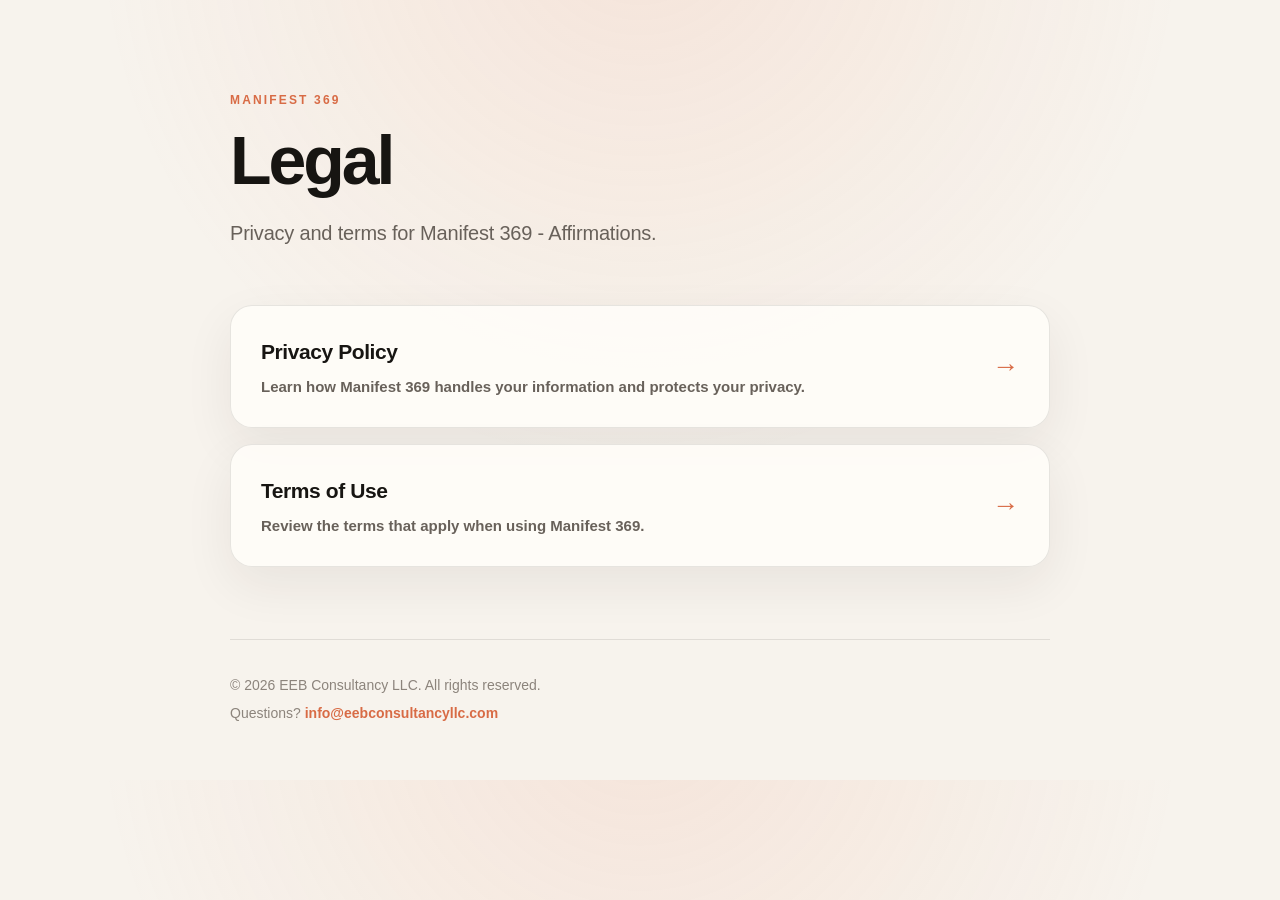
<file: index.html>
<!DOCTYPE html>
<html lang="en">
<head>
  <meta charset="UTF-8">
  <meta name="viewport" content="width=device-width, initial-scale=1.0">
  <meta name="description" content="Legal information for Manifest 369 - Affirmations.">
  <title>Manifest 369 - Legal</title>
  <link rel="stylesheet" href="styles.css">
</head>

<body>
  <main class="container">
    <header class="hero">
      <div class="eyebrow">MANIFEST 369</div>
      <h1>Legal</h1>
      <p class="subtitle">
        Privacy and terms for Manifest 369 - Affirmations.
      </p>
    </header>

    <section class="legal-links">
      <a class="legal-card" href="privacy.html">
        <div>
          <h2>Privacy Policy</h2>
          <p>Learn how Manifest 369 handles your information and protects your privacy.</p>
        </div>
        <span class="arrow">→</span>
      </a>

      <a class="legal-card" href="terms.html">
        <div>
          <h2>Terms of Use</h2>
          <p>Review the terms that apply when using Manifest 369.</p>
        </div>
        <span class="arrow">→</span>
      </a>
    </section>

    <footer>
      <p>© 2026 EEB Consultancy LLC. All rights reserved.</p>
      <p>
        Questions?
        <a href="mailto:info@eebconsultancyllc.com">
          info@eebconsultancyllc.com
        </a>
      </p>
    </footer>
  </main>
</body>
</html>
</file>
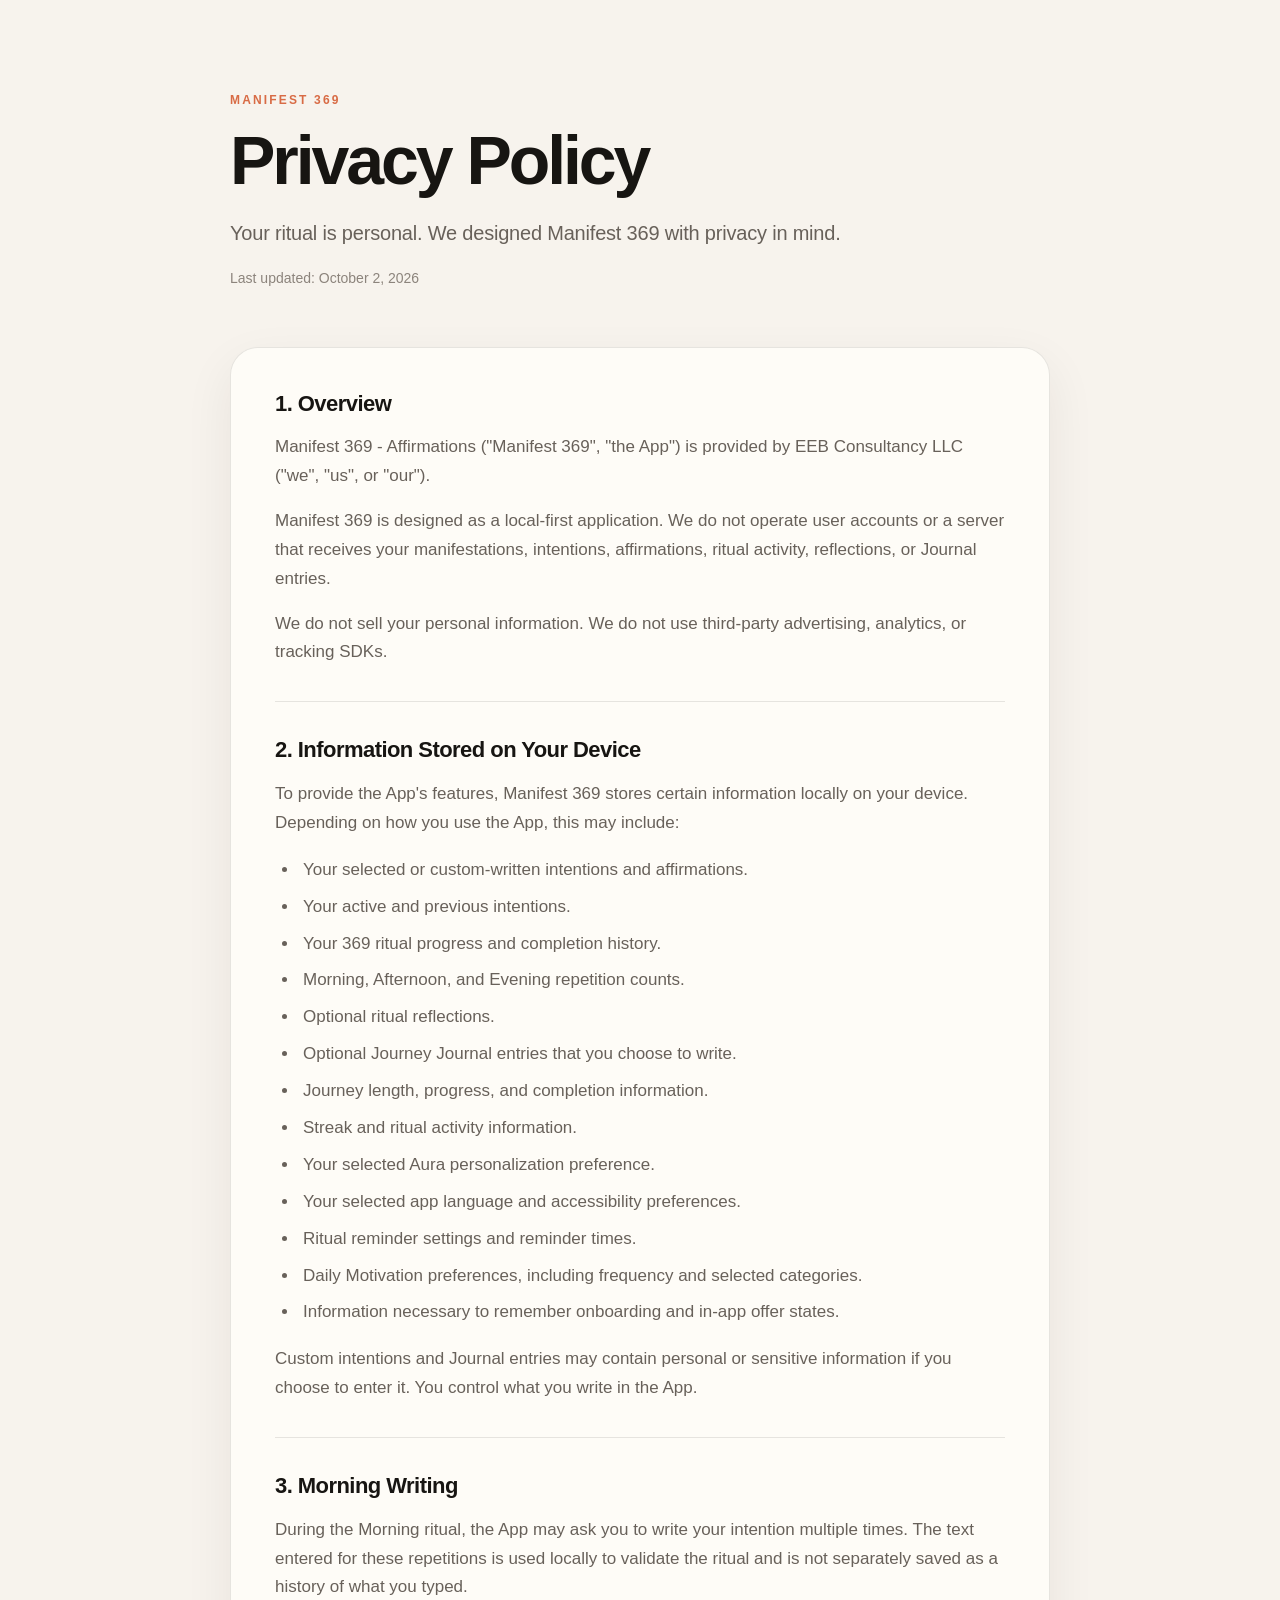
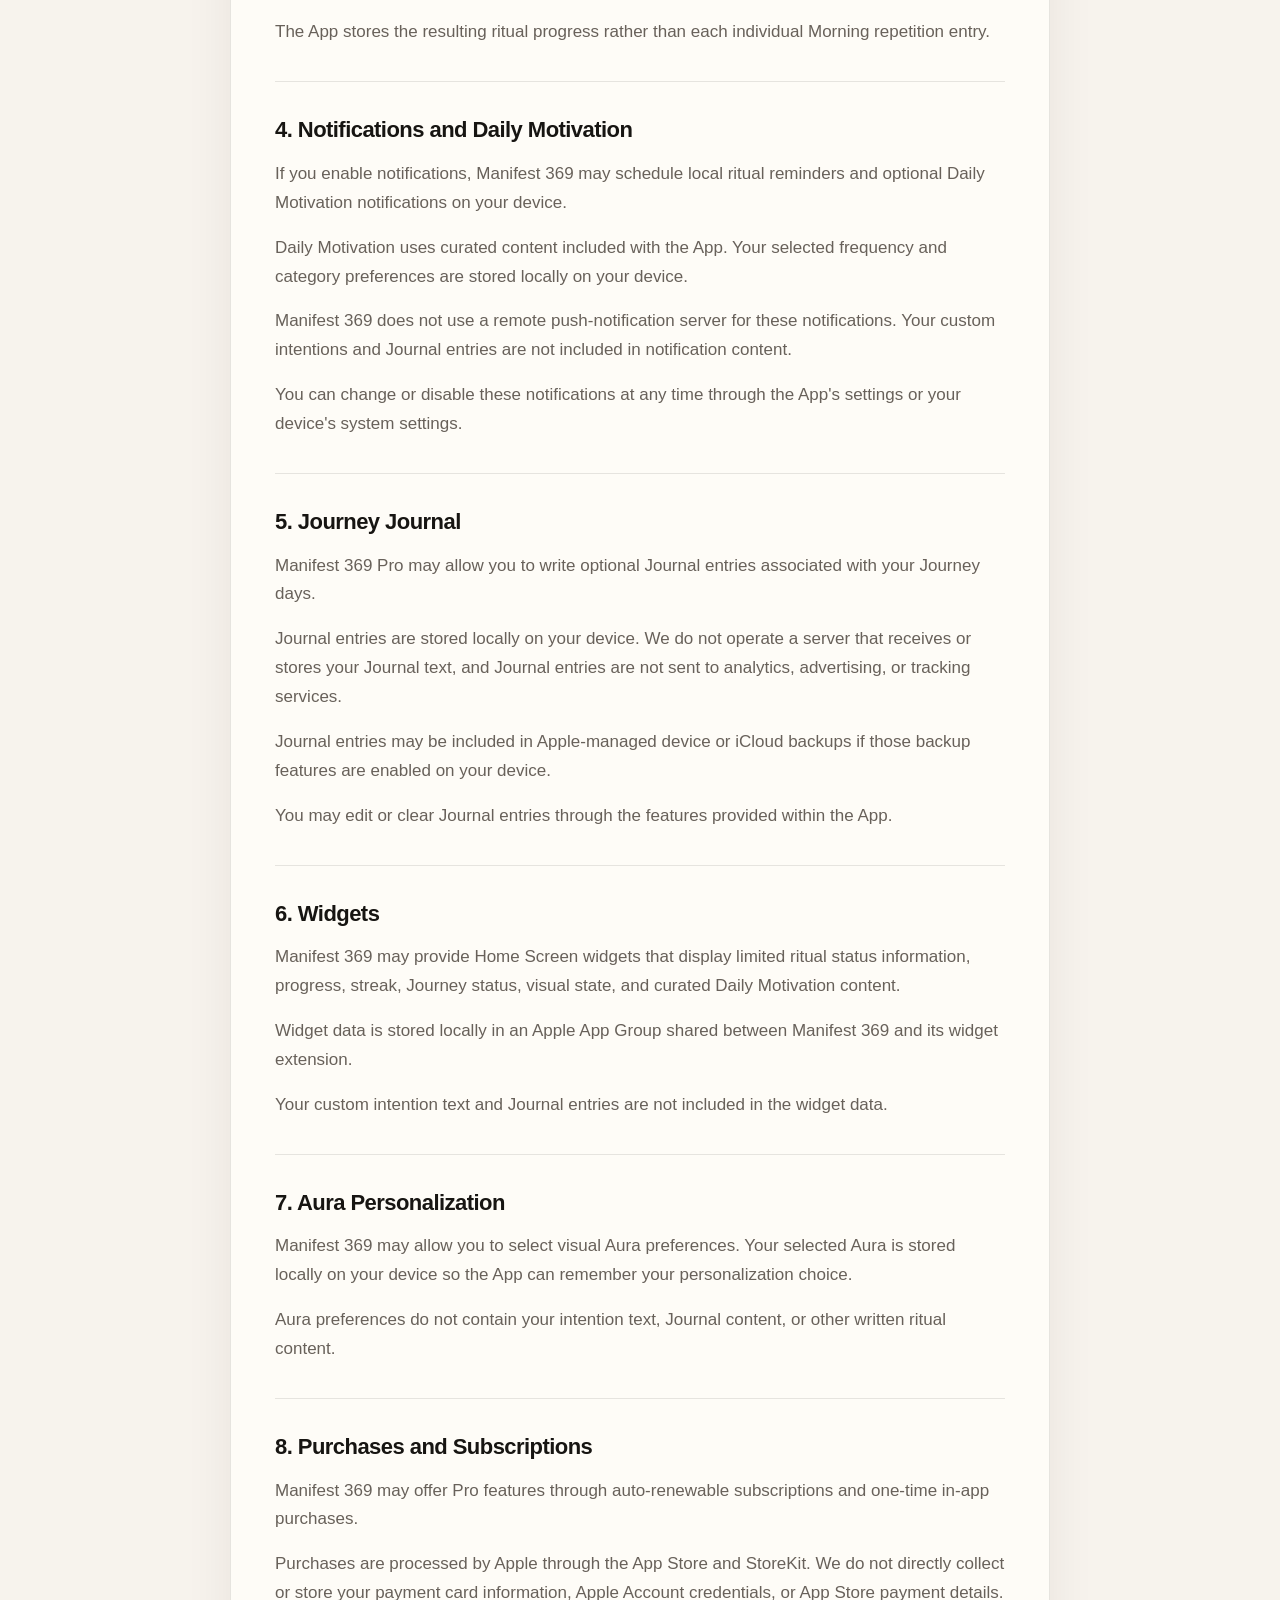
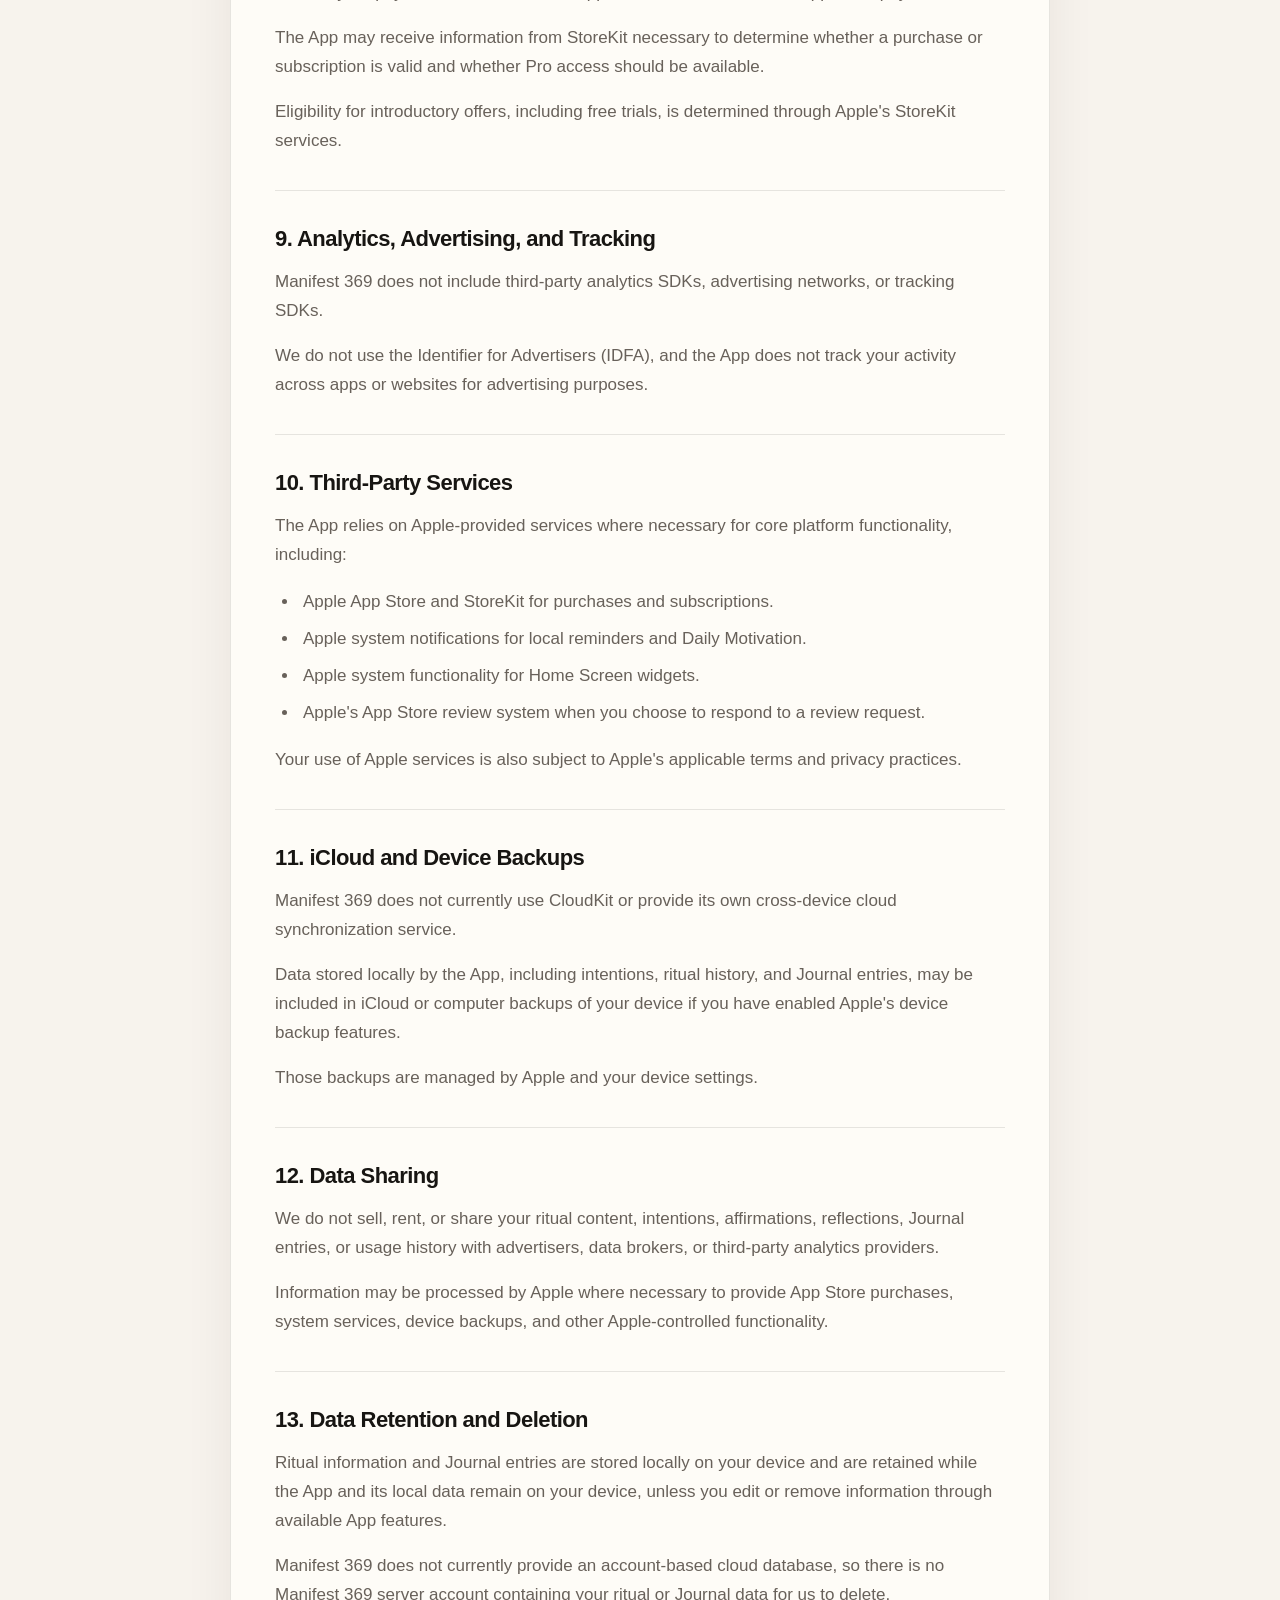
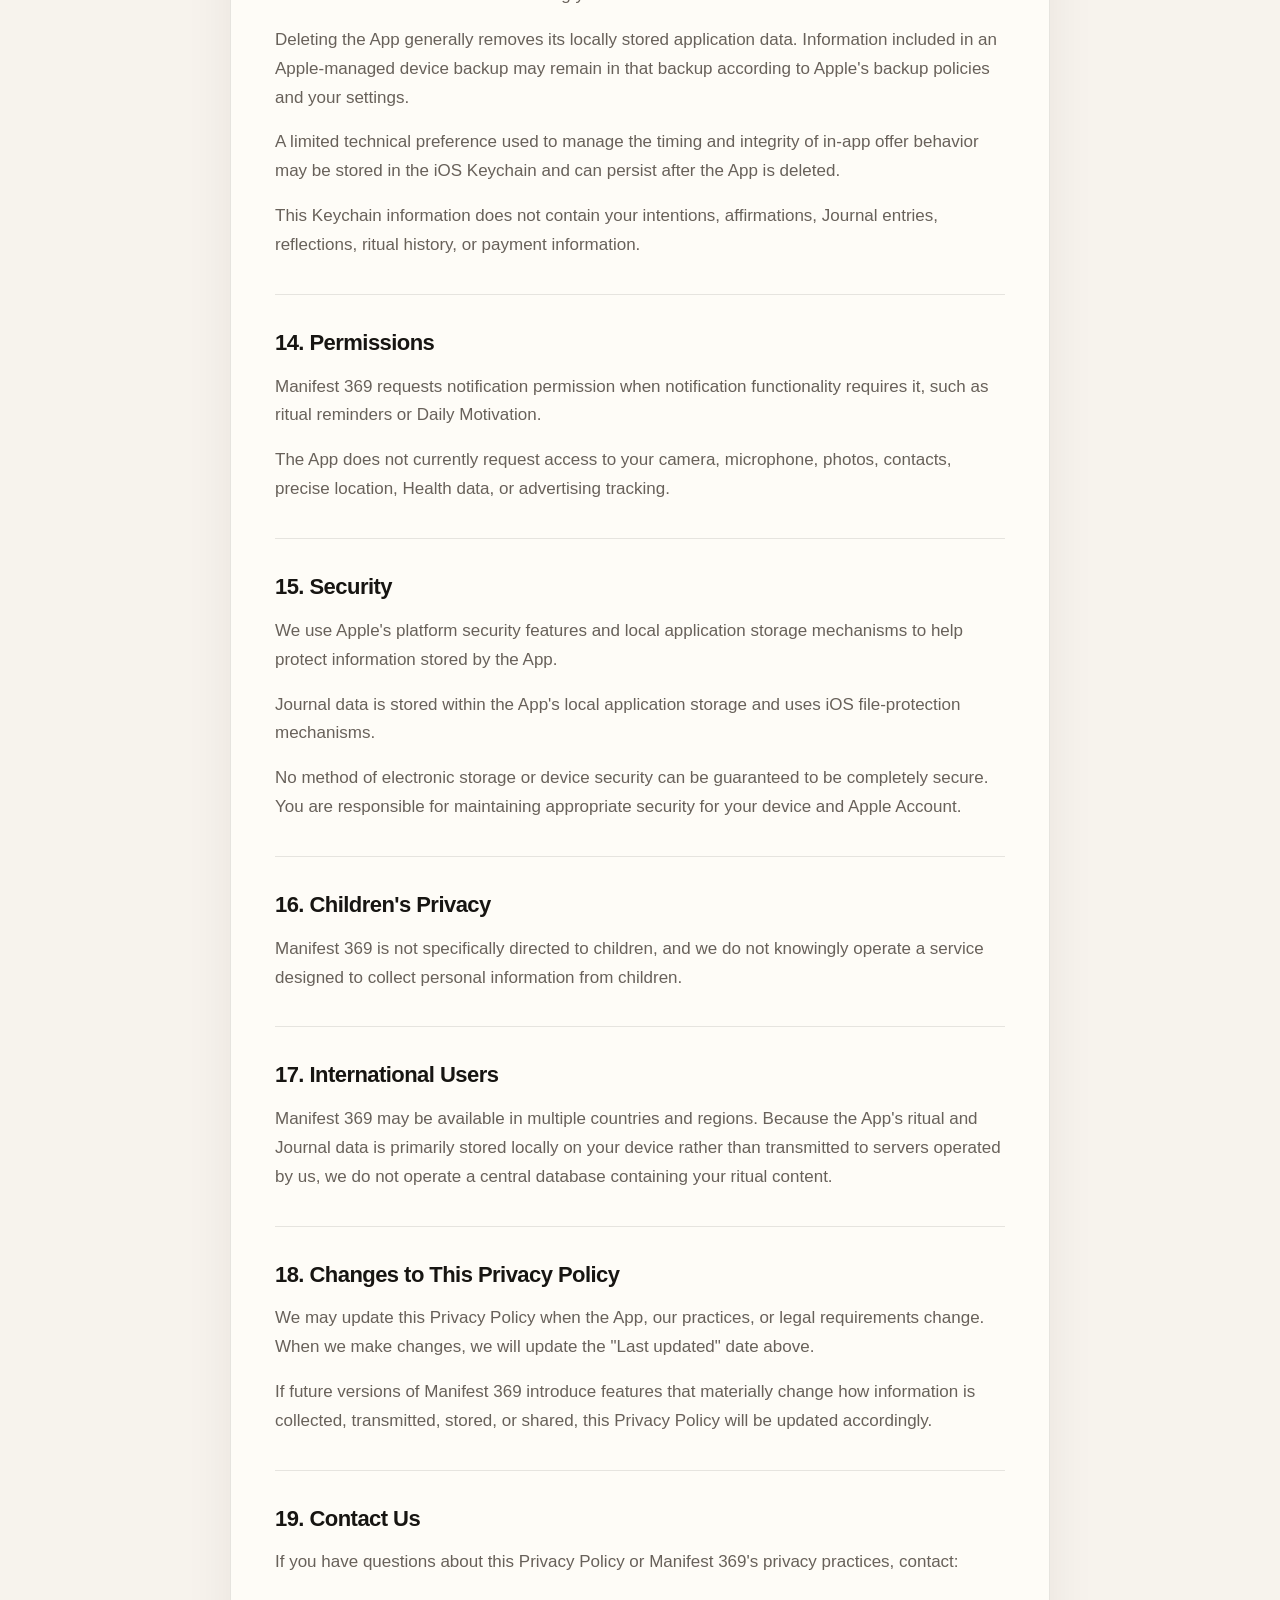
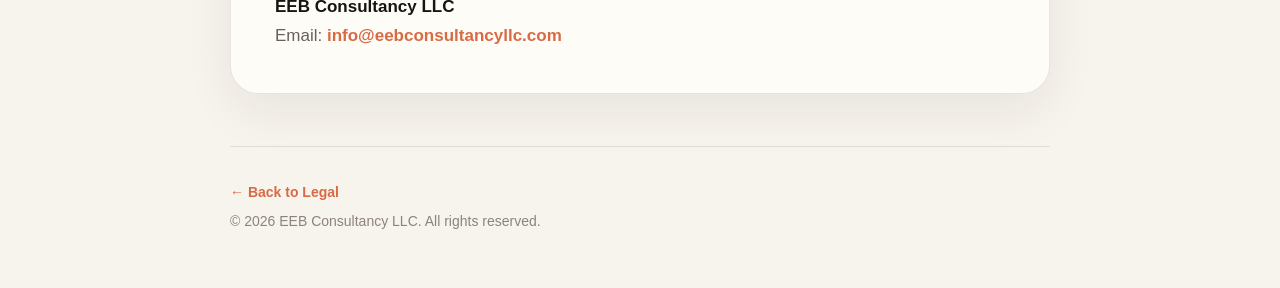
<file: privacy.html>
<!DOCTYPE html>
<html lang="en">
<head>
  <meta charset="UTF-8">
  <meta name="viewport" content="width=device-width, initial-scale=1.0">
  <meta name="description" content="Privacy Policy for Manifest 369 - Affirmations.">
  <title>Privacy Policy - Manifest 369</title>
  <link rel="stylesheet" href="styles.css">
</head>

<body>
  <main class="container">
    <header class="hero">
      <div class="eyebrow">MANIFEST 369</div>
      <h1>Privacy Policy</h1>
      <p class="subtitle">
        Your ritual is personal. We designed Manifest 369 with privacy in mind.
      </p>
      <p class="updated">Last updated: October 2, 2026</p>
    </header>

    <article class="legal-content">

      <section>
        <h2>1. Overview</h2>
        <p>
          Manifest 369 - Affirmations ("Manifest 369", "the App") is provided by
          EEB Consultancy LLC ("we", "us", or "our").
        </p>
        <p>
          Manifest 369 is designed as a local-first application. We do not operate
          user accounts or a server that receives your manifestations, intentions,
          affirmations, ritual activity, reflections, or Journal entries.
        </p>
        <p>
          We do not sell your personal information. We do not use third-party
          advertising, analytics, or tracking SDKs.
        </p>
      </section>

      <section>
        <h2>2. Information Stored on Your Device</h2>
        <p>
          To provide the App's features, Manifest 369 stores certain information
          locally on your device. Depending on how you use the App, this may include:
        </p>
        <ul>
          <li>Your selected or custom-written intentions and affirmations.</li>
          <li>Your active and previous intentions.</li>
          <li>Your 369 ritual progress and completion history.</li>
          <li>Morning, Afternoon, and Evening repetition counts.</li>
          <li>Optional ritual reflections.</li>
          <li>Optional Journey Journal entries that you choose to write.</li>
          <li>Journey length, progress, and completion information.</li>
          <li>Streak and ritual activity information.</li>
          <li>Your selected Aura personalization preference.</li>
          <li>Your selected app language and accessibility preferences.</li>
          <li>Ritual reminder settings and reminder times.</li>
          <li>
            Daily Motivation preferences, including frequency and selected
            categories.
          </li>
          <li>
            Information necessary to remember onboarding and in-app offer states.
          </li>
        </ul>
        <p>
          Custom intentions and Journal entries may contain personal or sensitive
          information if you choose to enter it. You control what you write in
          the App.
        </p>
      </section>

      <section>
        <h2>3. Morning Writing</h2>
        <p>
          During the Morning ritual, the App may ask you to write your intention
          multiple times. The text entered for these repetitions is used locally
          to validate the ritual and is not separately saved as a history of what
          you typed.
        </p>
        <p>
          The App stores the resulting ritual progress rather than each individual
          Morning repetition entry.
        </p>
      </section>

      <section>
        <h2>4. Notifications and Daily Motivation</h2>
        <p>
          If you enable notifications, Manifest 369 may schedule local ritual
          reminders and optional Daily Motivation notifications on your device.
        </p>
        <p>
          Daily Motivation uses curated content included with the App. Your
          selected frequency and category preferences are stored locally on your
          device.
        </p>
        <p>
          Manifest 369 does not use a remote push-notification server for these
          notifications. Your custom intentions and Journal entries are not
          included in notification content.
        </p>
        <p>
          You can change or disable these notifications at any time through the
          App's settings or your device's system settings.
        </p>
      </section>

      <section>
        <h2>5. Journey Journal</h2>
        <p>
          Manifest 369 Pro may allow you to write optional Journal entries
          associated with your Journey days.
        </p>
        <p>
          Journal entries are stored locally on your device. We do not operate a
          server that receives or stores your Journal text, and Journal entries
          are not sent to analytics, advertising, or tracking services.
        </p>
        <p>
          Journal entries may be included in Apple-managed device or iCloud
          backups if those backup features are enabled on your device.
        </p>
        <p>
          You may edit or clear Journal entries through the features provided
          within the App.
        </p>
      </section>

      <section>
        <h2>6. Widgets</h2>
        <p>
          Manifest 369 may provide Home Screen widgets that display limited ritual
          status information, progress, streak, Journey status, visual state, and
          curated Daily Motivation content.
        </p>
        <p>
          Widget data is stored locally in an Apple App Group shared between
          Manifest 369 and its widget extension.
        </p>
        <p>
          Your custom intention text and Journal entries are not included in the
          widget data.
        </p>
      </section>

      <section>
        <h2>7. Aura Personalization</h2>
        <p>
          Manifest 369 may allow you to select visual Aura preferences. Your
          selected Aura is stored locally on your device so the App can remember
          your personalization choice.
        </p>
        <p>
          Aura preferences do not contain your intention text, Journal content,
          or other written ritual content.
        </p>
      </section>

      <section>
        <h2>8. Purchases and Subscriptions</h2>
        <p>
          Manifest 369 may offer Pro features through auto-renewable subscriptions
          and one-time in-app purchases.
        </p>
        <p>
          Purchases are processed by Apple through the App Store and StoreKit.
          We do not directly collect or store your payment card information,
          Apple Account credentials, or App Store payment details.
        </p>
        <p>
          The App may receive information from StoreKit necessary to determine
          whether a purchase or subscription is valid and whether Pro access
          should be available.
        </p>
        <p>
          Eligibility for introductory offers, including free trials, is
          determined through Apple's StoreKit services.
        </p>
      </section>

      <section>
        <h2>9. Analytics, Advertising, and Tracking</h2>
        <p>
          Manifest 369 does not include third-party analytics SDKs, advertising
          networks, or tracking SDKs.
        </p>
        <p>
          We do not use the Identifier for Advertisers (IDFA), and the App does
          not track your activity across apps or websites for advertising
          purposes.
        </p>
      </section>

      <section>
        <h2>10. Third-Party Services</h2>
        <p>
          The App relies on Apple-provided services where necessary for core
          platform functionality, including:
        </p>
        <ul>
          <li>Apple App Store and StoreKit for purchases and subscriptions.</li>
          <li>Apple system notifications for local reminders and Daily Motivation.</li>
          <li>Apple system functionality for Home Screen widgets.</li>
          <li>
            Apple's App Store review system when you choose to respond to a
            review request.
          </li>
        </ul>
        <p>
          Your use of Apple services is also subject to Apple's applicable terms
          and privacy practices.
        </p>
      </section>

      <section>
        <h2>11. iCloud and Device Backups</h2>
        <p>
          Manifest 369 does not currently use CloudKit or provide its own
          cross-device cloud synchronization service.
        </p>
        <p>
          Data stored locally by the App, including intentions, ritual history,
          and Journal entries, may be included in iCloud or computer backups of
          your device if you have enabled Apple's device backup features.
        </p>
        <p>
          Those backups are managed by Apple and your device settings.
        </p>
      </section>

      <section>
        <h2>12. Data Sharing</h2>
        <p>
          We do not sell, rent, or share your ritual content, intentions,
          affirmations, reflections, Journal entries, or usage history with
          advertisers, data brokers, or third-party analytics providers.
        </p>
        <p>
          Information may be processed by Apple where necessary to provide
          App Store purchases, system services, device backups, and other
          Apple-controlled functionality.
        </p>
      </section>

      <section>
        <h2>13. Data Retention and Deletion</h2>
        <p>
          Ritual information and Journal entries are stored locally on your
          device and are retained while the App and its local data remain on
          your device, unless you edit or remove information through available
          App features.
        </p>
        <p>
          Manifest 369 does not currently provide an account-based cloud
          database, so there is no Manifest 369 server account containing your
          ritual or Journal data for us to delete.
        </p>
        <p>
          Deleting the App generally removes its locally stored application
          data. Information included in an Apple-managed device backup may remain
          in that backup according to Apple's backup policies and your settings.
        </p>
        <p>
          A limited technical preference used to manage the timing and integrity
          of in-app offer behavior may be stored in the iOS Keychain and can
          persist after the App is deleted.
        </p>
        <p>
          This Keychain information does not contain your intentions, affirmations,
          Journal entries, reflections, ritual history, or payment information.
        </p>
      </section>

      <section>
        <h2>14. Permissions</h2>
        <p>
          Manifest 369 requests notification permission when notification
          functionality requires it, such as ritual reminders or Daily
          Motivation.
        </p>
        <p>
          The App does not currently request access to your camera, microphone,
          photos, contacts, precise location, Health data, or advertising
          tracking.
        </p>
      </section>

      <section>
        <h2>15. Security</h2>
        <p>
          We use Apple's platform security features and local application storage
          mechanisms to help protect information stored by the App.
        </p>
        <p>
          Journal data is stored within the App's local application storage and
          uses iOS file-protection mechanisms.
        </p>
        <p>
          No method of electronic storage or device security can be guaranteed
          to be completely secure. You are responsible for maintaining
          appropriate security for your device and Apple Account.
        </p>
      </section>

      <section>
        <h2>16. Children's Privacy</h2>
        <p>
          Manifest 369 is not specifically directed to children, and we do not
          knowingly operate a service designed to collect personal information
          from children.
        </p>
      </section>

      <section>
        <h2>17. International Users</h2>
        <p>
          Manifest 369 may be available in multiple countries and regions.
          Because the App's ritual and Journal data is primarily stored locally
          on your device rather than transmitted to servers operated by us, we
          do not operate a central database containing your ritual content.
        </p>
      </section>

      <section>
        <h2>18. Changes to This Privacy Policy</h2>
        <p>
          We may update this Privacy Policy when the App, our practices, or legal
          requirements change. When we make changes, we will update the
          "Last updated" date above.
        </p>
        <p>
          If future versions of Manifest 369 introduce features that materially
          change how information is collected, transmitted, stored, or shared,
          this Privacy Policy will be updated accordingly.
        </p>
      </section>

      <section>
        <h2>19. Contact Us</h2>
        <p>
          If you have questions about this Privacy Policy or Manifest 369's
          privacy practices, contact:
        </p>
        <p>
          <strong>EEB Consultancy LLC</strong><br>
          Email:
          <a href="mailto:info@eebconsultancyllc.com">
            info@eebconsultancyllc.com
          </a>
        </p>
      </section>

    </article>

    <footer>
      <p><a href="index.html">← Back to Legal</a></p>
      <p>© 2026 EEB Consultancy LLC. All rights reserved.</p>
    </footer>
  </main>
</body>
</html>
</file>
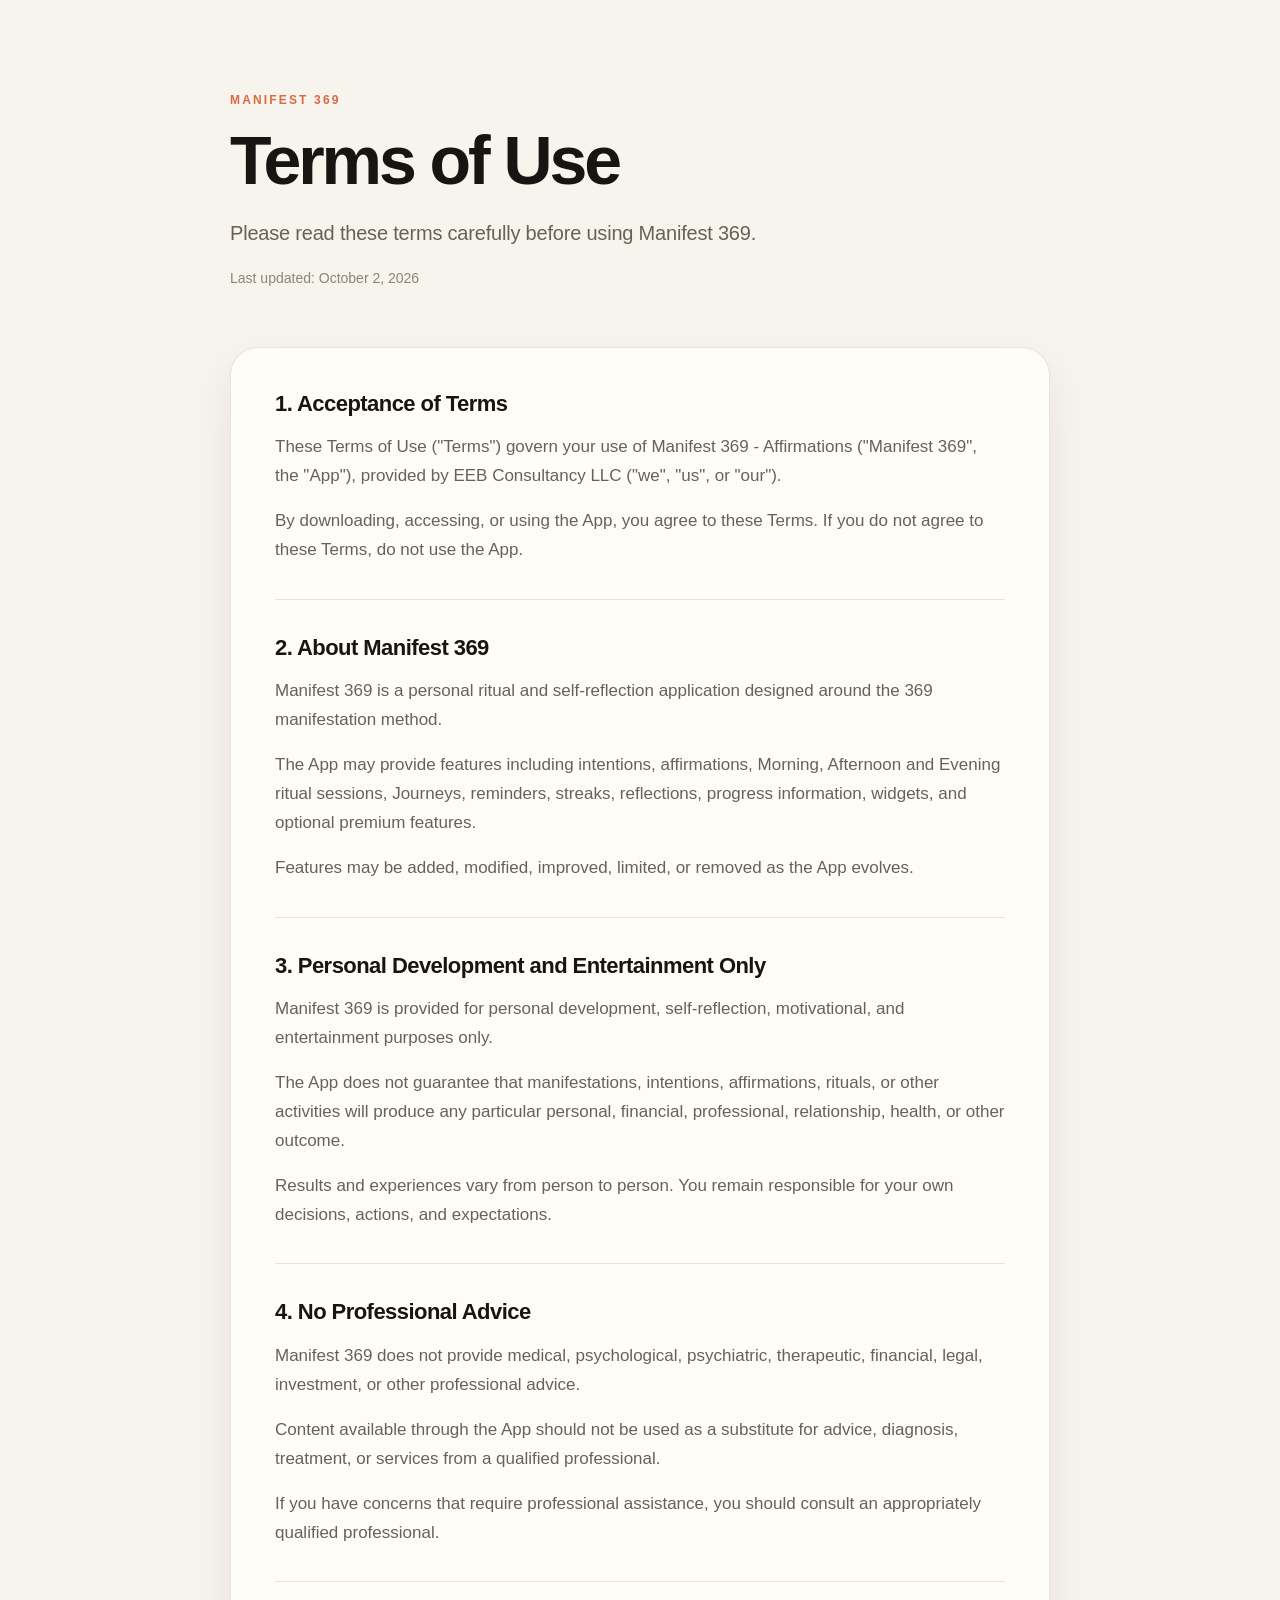
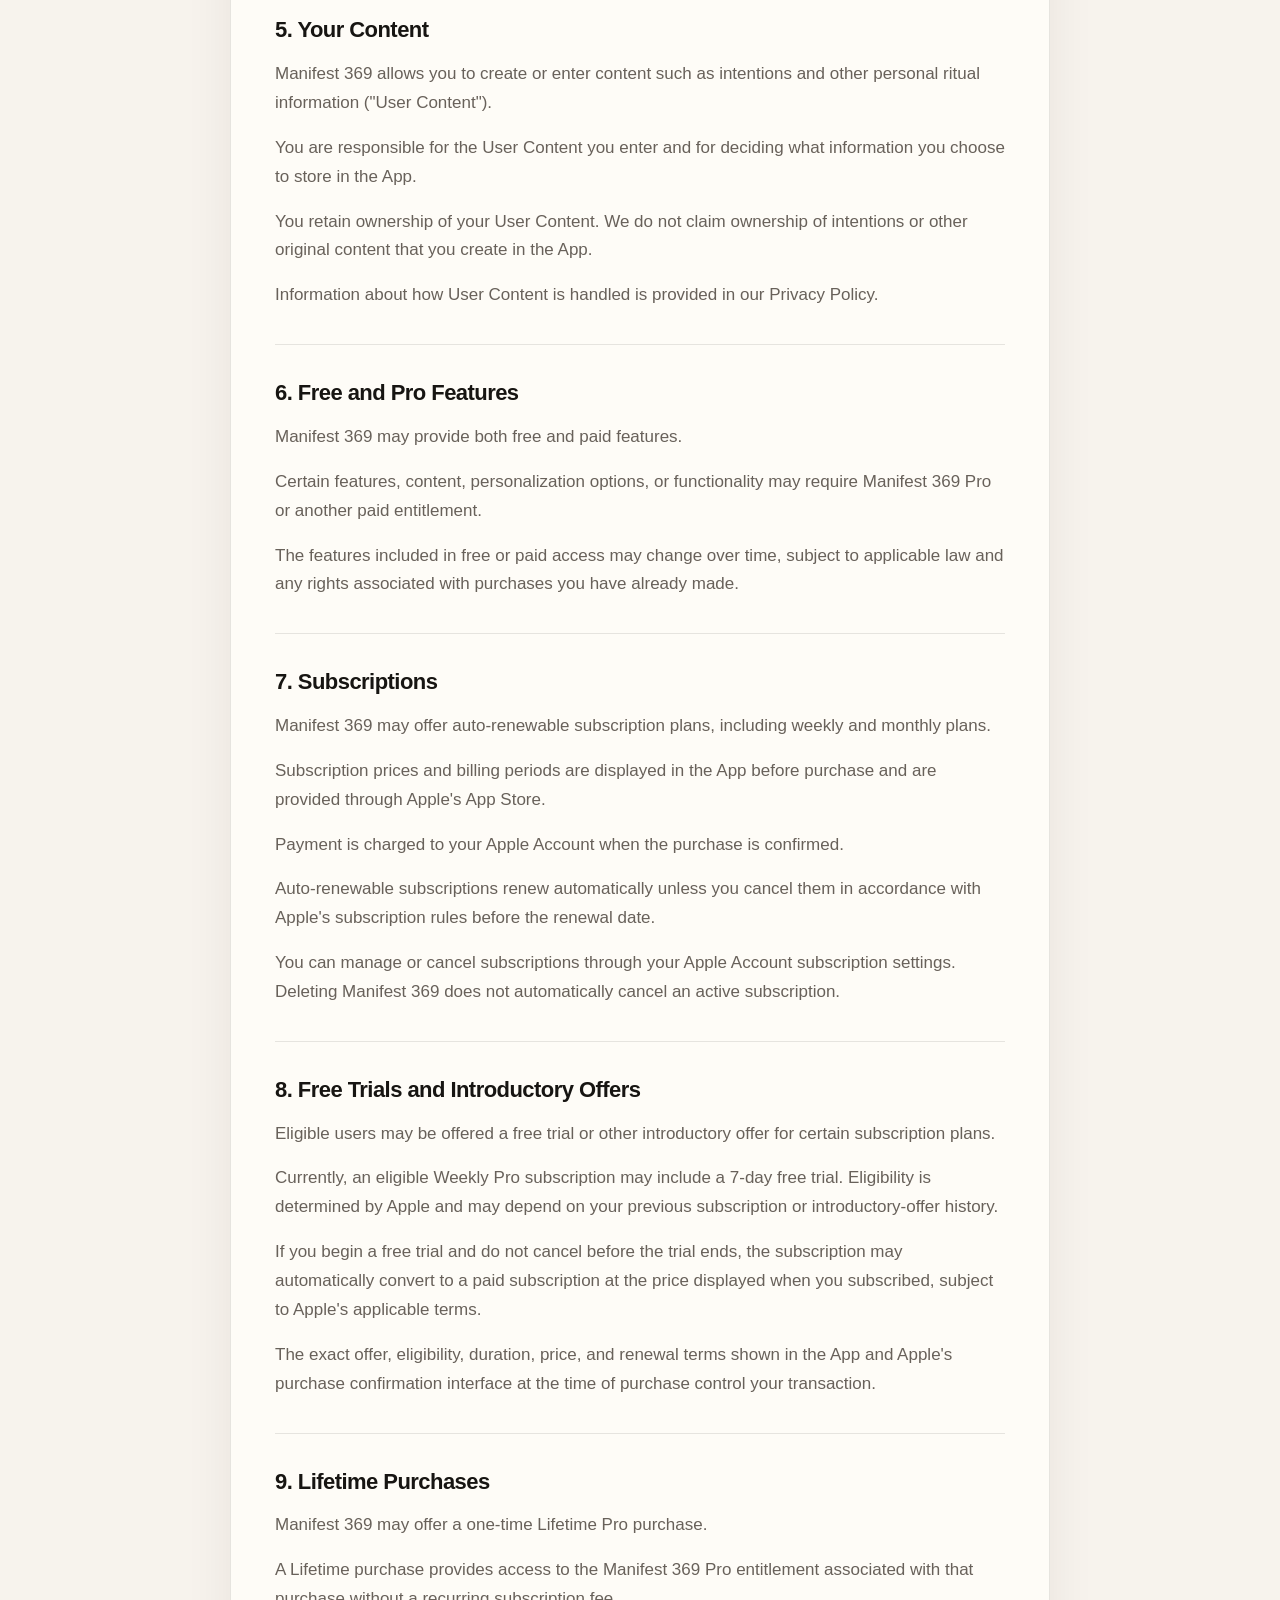
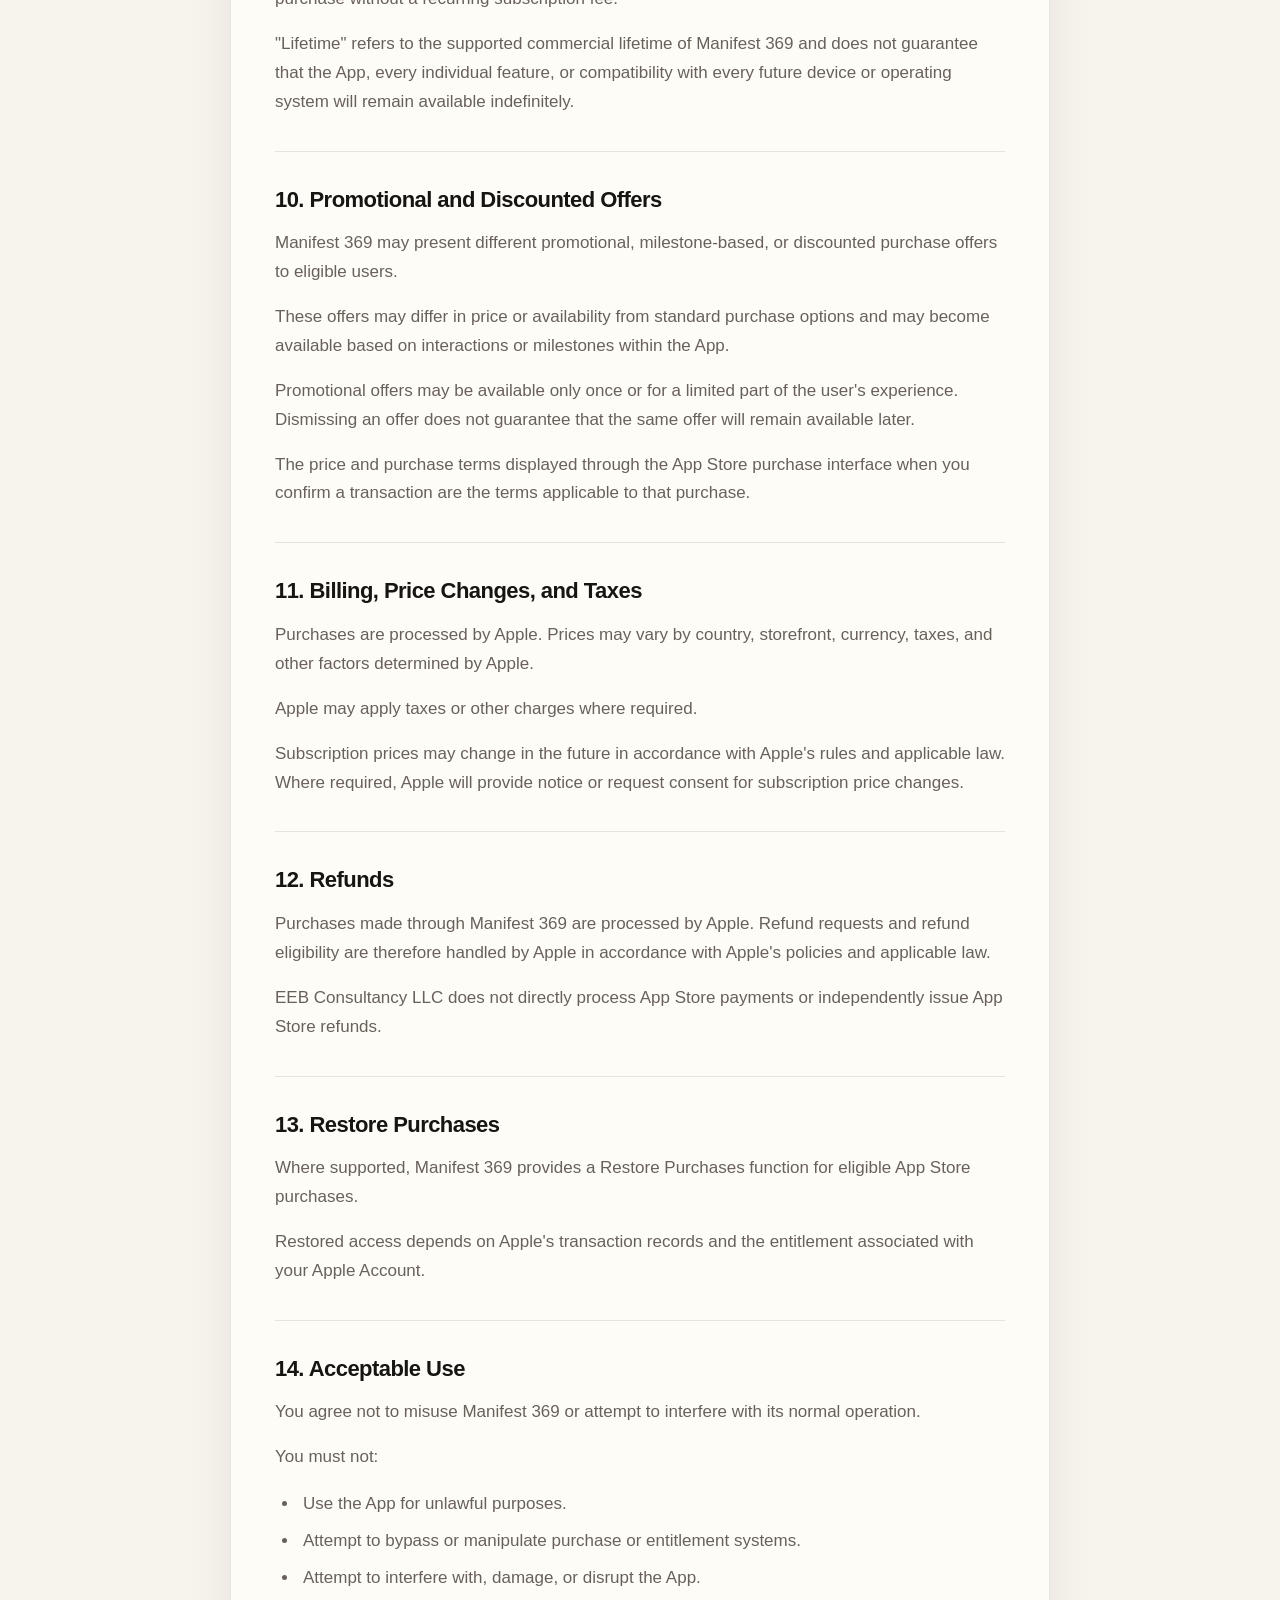
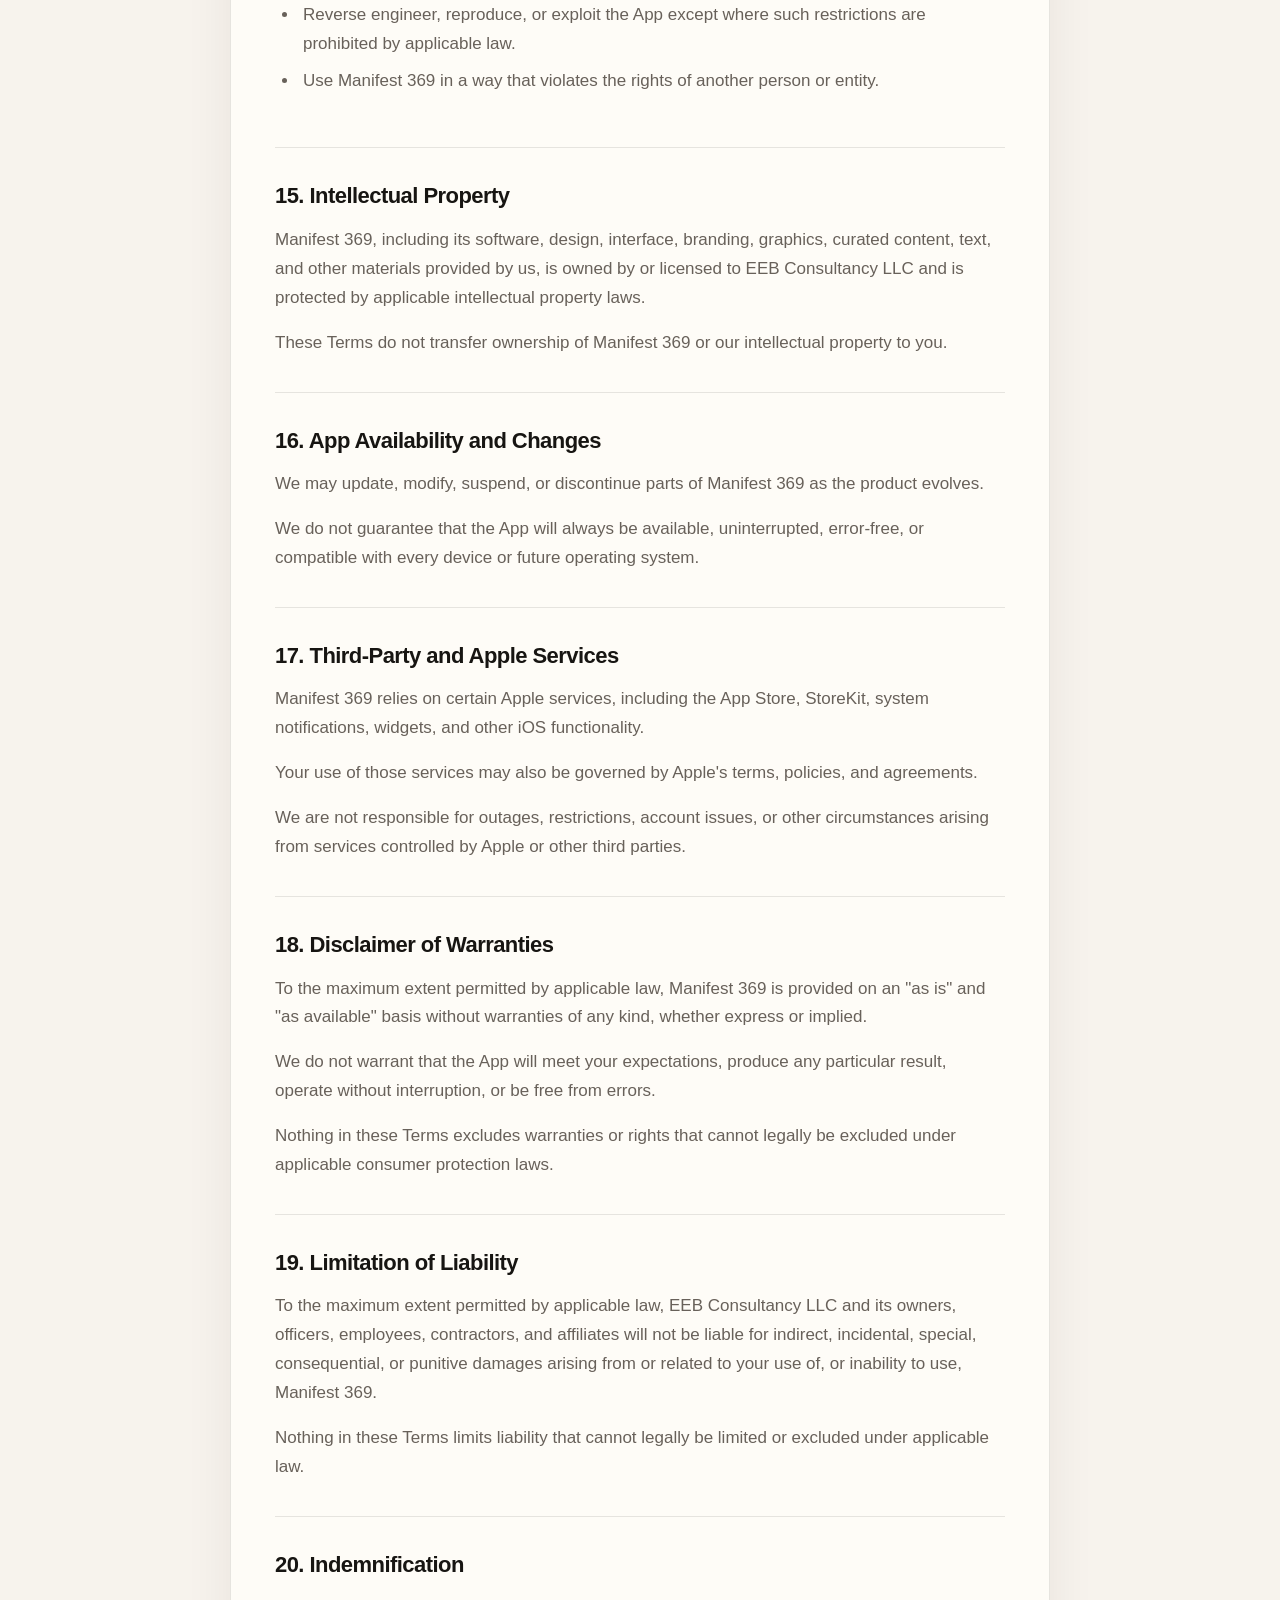
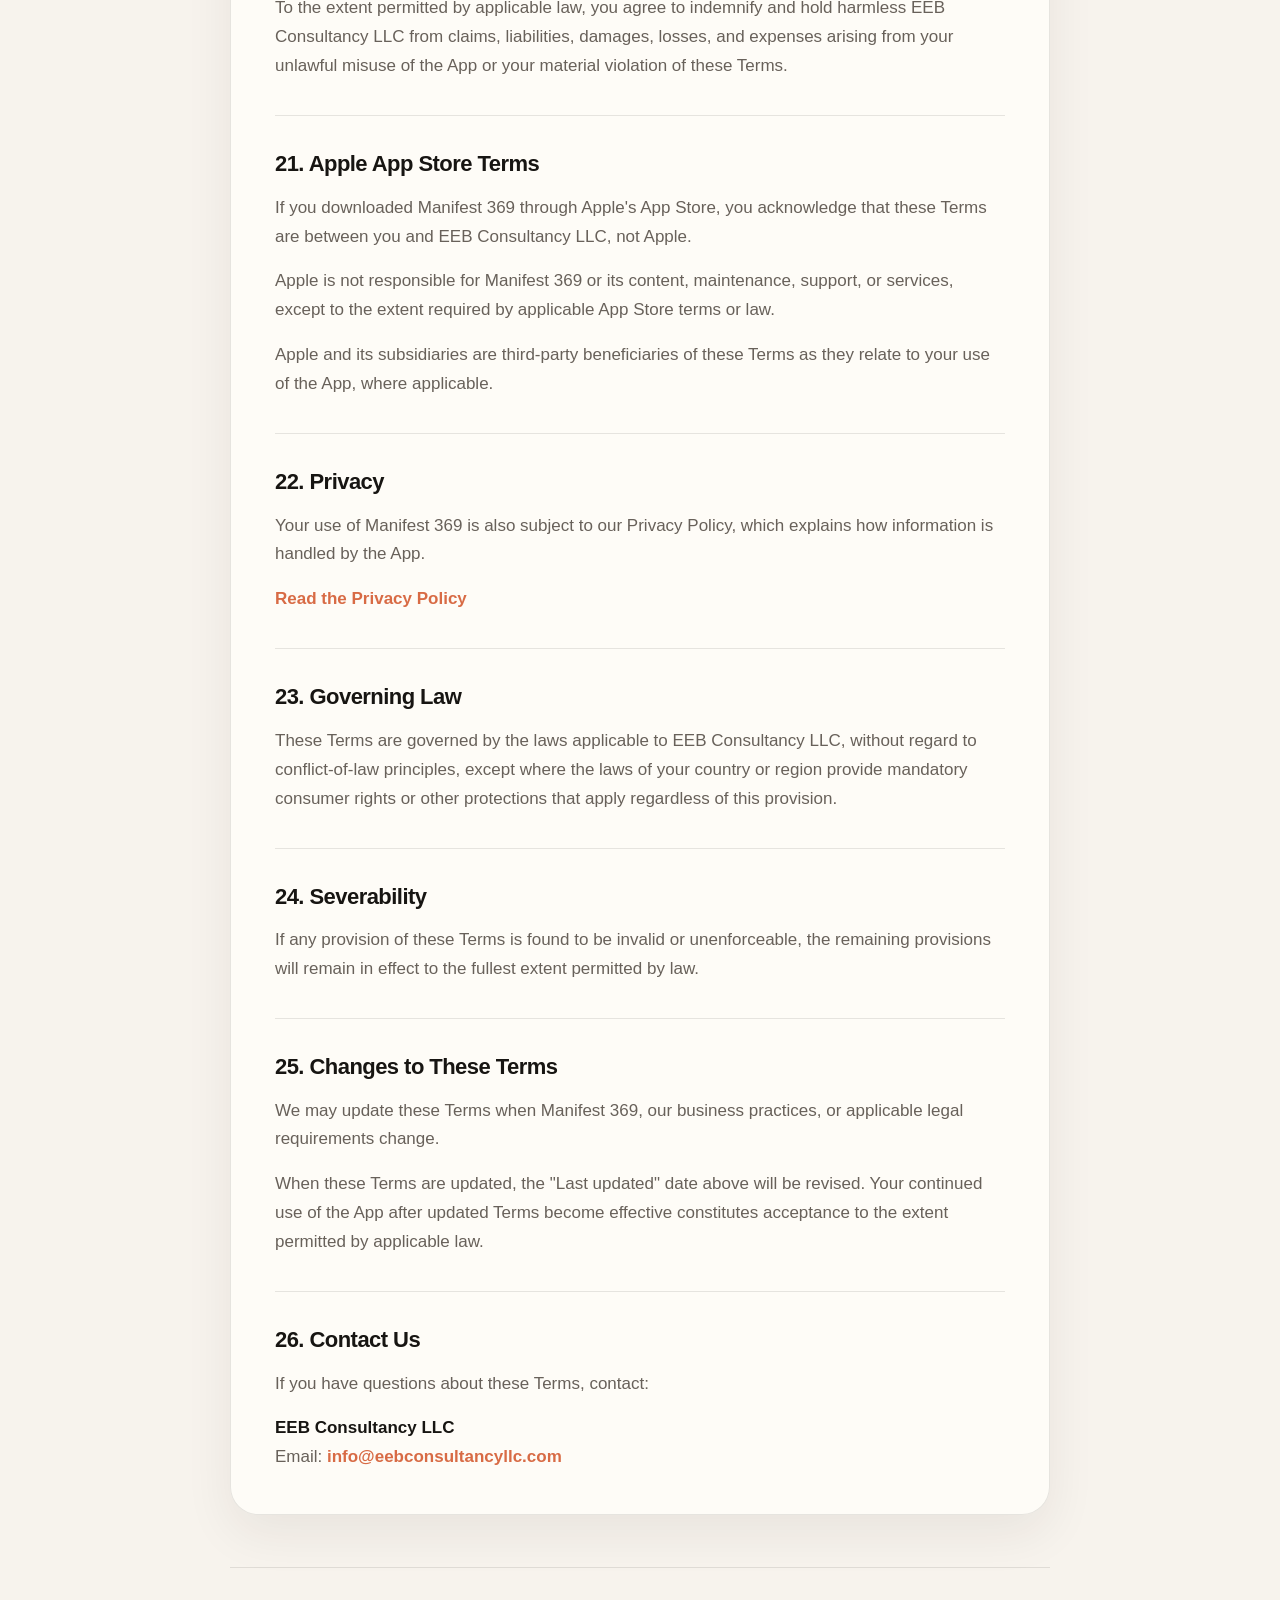
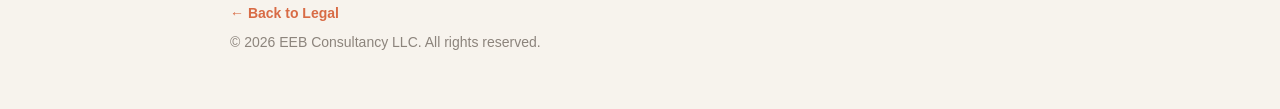
<file: terms.html>
<!DOCTYPE html>
<html lang="en">
<head>
  <meta charset="UTF-8">
  <meta name="viewport" content="width=device-width, initial-scale=1.0">
  <meta name="description" content="Terms of Use for Manifest 369 - Affirmations.">
  <title>Terms of Use - Manifest 369</title>
  <link rel="stylesheet" href="styles.css">
</head>

<body>
  <main class="container">
    <header class="hero">
      <div class="eyebrow">MANIFEST 369</div>
      <h1>Terms of Use</h1>
      <p class="subtitle">
        Please read these terms carefully before using Manifest 369.
      </p>
      <p class="updated">Last updated: October 2, 2026</p>
    </header>

    <article class="legal-content">

      <section>
        <h2>1. Acceptance of Terms</h2>
        <p>
          These Terms of Use ("Terms") govern your use of Manifest 369 -
          Affirmations ("Manifest 369", the "App"), provided by EEB Consultancy
          LLC ("we", "us", or "our").
        </p>
        <p>
          By downloading, accessing, or using the App, you agree to these Terms.
          If you do not agree to these Terms, do not use the App.
        </p>
      </section>

      <section>
        <h2>2. About Manifest 369</h2>
        <p>
          Manifest 369 is a personal ritual and self-reflection application
          designed around the 369 manifestation method.
        </p>
        <p>
          The App may provide features including intentions, affirmations,
          Morning, Afternoon and Evening ritual sessions, Journeys, reminders,
          streaks, reflections, progress information, widgets, and optional
          premium features.
        </p>
        <p>
          Features may be added, modified, improved, limited, or removed as the
          App evolves.
        </p>
      </section>

      <section>
        <h2>3. Personal Development and Entertainment Only</h2>
        <p>
          Manifest 369 is provided for personal development, self-reflection,
          motivational, and entertainment purposes only.
        </p>
        <p>
          The App does not guarantee that manifestations, intentions,
          affirmations, rituals, or other activities will produce any particular
          personal, financial, professional, relationship, health, or other
          outcome.
        </p>
        <p>
          Results and experiences vary from person to person. You remain
          responsible for your own decisions, actions, and expectations.
        </p>
      </section>

      <section>
        <h2>4. No Professional Advice</h2>
        <p>
          Manifest 369 does not provide medical, psychological, psychiatric,
          therapeutic, financial, legal, investment, or other professional
          advice.
        </p>
        <p>
          Content available through the App should not be used as a substitute
          for advice, diagnosis, treatment, or services from a qualified
          professional.
        </p>
        <p>
          If you have concerns that require professional assistance, you should
          consult an appropriately qualified professional.
        </p>
      </section>

      <section>
        <h2>5. Your Content</h2>
        <p>
          Manifest 369 allows you to create or enter content such as intentions
          and other personal ritual information ("User Content").
        </p>
        <p>
          You are responsible for the User Content you enter and for deciding
          what information you choose to store in the App.
        </p>
        <p>
          You retain ownership of your User Content. We do not claim ownership
          of intentions or other original content that you create in the App.
        </p>
        <p>
          Information about how User Content is handled is provided in our
          Privacy Policy.
        </p>
      </section>

      <section>
        <h2>6. Free and Pro Features</h2>
        <p>
          Manifest 369 may provide both free and paid features.
        </p>
        <p>
          Certain features, content, personalization options, or functionality
          may require Manifest 369 Pro or another paid entitlement.
        </p>
        <p>
          The features included in free or paid access may change over time,
          subject to applicable law and any rights associated with purchases
          you have already made.
        </p>
      </section>

      <section>
        <h2>7. Subscriptions</h2>
        <p>
          Manifest 369 may offer auto-renewable subscription plans, including
          weekly and monthly plans.
        </p>
        <p>
          Subscription prices and billing periods are displayed in the App
          before purchase and are provided through Apple's App Store.
        </p>
        <p>
          Payment is charged to your Apple Account when the purchase is
          confirmed.
        </p>
        <p>
          Auto-renewable subscriptions renew automatically unless you cancel
          them in accordance with Apple's subscription rules before the renewal
          date.
        </p>
        <p>
          You can manage or cancel subscriptions through your Apple Account
          subscription settings. Deleting Manifest 369 does not automatically
          cancel an active subscription.
        </p>
      </section>

      <section>
        <h2>8. Free Trials and Introductory Offers</h2>
        <p>
          Eligible users may be offered a free trial or other introductory offer
          for certain subscription plans.
        </p>
        <p>
          Currently, an eligible Weekly Pro subscription may include a 7-day
          free trial. Eligibility is determined by Apple and may depend on your
          previous subscription or introductory-offer history.
        </p>
        <p>
          If you begin a free trial and do not cancel before the trial ends, the
          subscription may automatically convert to a paid subscription at the
          price displayed when you subscribed, subject to Apple's applicable
          terms.
        </p>
        <p>
          The exact offer, eligibility, duration, price, and renewal terms shown
          in the App and Apple's purchase confirmation interface at the time of
          purchase control your transaction.
        </p>
      </section>

      <section>
        <h2>9. Lifetime Purchases</h2>
        <p>
          Manifest 369 may offer a one-time Lifetime Pro purchase.
        </p>
        <p>
          A Lifetime purchase provides access to the Manifest 369 Pro
          entitlement associated with that purchase without a recurring
          subscription fee.
        </p>
        <p>
          "Lifetime" refers to the supported commercial lifetime of Manifest 369
          and does not guarantee that the App, every individual feature, or
          compatibility with every future device or operating system will remain
          available indefinitely.
        </p>
      </section>

      <section>
        <h2>10. Promotional and Discounted Offers</h2>
        <p>
          Manifest 369 may present different promotional, milestone-based, or
          discounted purchase offers to eligible users.
        </p>
        <p>
          These offers may differ in price or availability from standard
          purchase options and may become available based on interactions or
          milestones within the App.
        </p>
        <p>
          Promotional offers may be available only once or for a limited part of
          the user's experience. Dismissing an offer does not guarantee that the
          same offer will remain available later.
        </p>
        <p>
          The price and purchase terms displayed through the App Store purchase
          interface when you confirm a transaction are the terms applicable to
          that purchase.
        </p>
      </section>

      <section>
        <h2>11. Billing, Price Changes, and Taxes</h2>
        <p>
          Purchases are processed by Apple. Prices may vary by country,
          storefront, currency, taxes, and other factors determined by Apple.
        </p>
        <p>
          Apple may apply taxes or other charges where required.
        </p>
        <p>
          Subscription prices may change in the future in accordance with
          Apple's rules and applicable law. Where required, Apple will provide
          notice or request consent for subscription price changes.
        </p>
      </section>

      <section>
        <h2>12. Refunds</h2>
        <p>
          Purchases made through Manifest 369 are processed by Apple.
          Refund requests and refund eligibility are therefore handled by Apple
          in accordance with Apple's policies and applicable law.
        </p>
        <p>
          EEB Consultancy LLC does not directly process App Store payments or
          independently issue App Store refunds.
        </p>
      </section>

      <section>
        <h2>13. Restore Purchases</h2>
        <p>
          Where supported, Manifest 369 provides a Restore Purchases function
          for eligible App Store purchases.
        </p>
        <p>
          Restored access depends on Apple's transaction records and the
          entitlement associated with your Apple Account.
        </p>
      </section>

      <section>
        <h2>14. Acceptable Use</h2>
        <p>
          You agree not to misuse Manifest 369 or attempt to interfere with its
          normal operation.
        </p>
        <p>You must not:</p>
        <ul>
          <li>Use the App for unlawful purposes.</li>
          <li>Attempt to bypass or manipulate purchase or entitlement systems.</li>
          <li>Attempt to interfere with, damage, or disrupt the App.</li>
          <li>
            Reverse engineer, reproduce, or exploit the App except where such
            restrictions are prohibited by applicable law.
          </li>
          <li>
            Use Manifest 369 in a way that violates the rights of another person
            or entity.
          </li>
        </ul>
      </section>

      <section>
        <h2>15. Intellectual Property</h2>
        <p>
          Manifest 369, including its software, design, interface, branding,
          graphics, curated content, text, and other materials provided by us,
          is owned by or licensed to EEB Consultancy LLC and is protected by
          applicable intellectual property laws.
        </p>
        <p>
          These Terms do not transfer ownership of Manifest 369 or our
          intellectual property to you.
        </p>
      </section>

      <section>
        <h2>16. App Availability and Changes</h2>
        <p>
          We may update, modify, suspend, or discontinue parts of Manifest 369
          as the product evolves.
        </p>
        <p>
          We do not guarantee that the App will always be available,
          uninterrupted, error-free, or compatible with every device or future
          operating system.
        </p>
      </section>

      <section>
        <h2>17. Third-Party and Apple Services</h2>
        <p>
          Manifest 369 relies on certain Apple services, including the App Store,
          StoreKit, system notifications, widgets, and other iOS functionality.
        </p>
        <p>
          Your use of those services may also be governed by Apple's terms,
          policies, and agreements.
        </p>
        <p>
          We are not responsible for outages, restrictions, account issues, or
          other circumstances arising from services controlled by Apple or other
          third parties.
        </p>
      </section>

      <section>
        <h2>18. Disclaimer of Warranties</h2>
        <p>
          To the maximum extent permitted by applicable law, Manifest 369 is
          provided on an "as is" and "as available" basis without warranties of
          any kind, whether express or implied.
        </p>
        <p>
          We do not warrant that the App will meet your expectations, produce
          any particular result, operate without interruption, or be free from
          errors.
        </p>
        <p>
          Nothing in these Terms excludes warranties or rights that cannot
          legally be excluded under applicable consumer protection laws.
        </p>
      </section>

      <section>
        <h2>19. Limitation of Liability</h2>
        <p>
          To the maximum extent permitted by applicable law, EEB Consultancy LLC
          and its owners, officers, employees, contractors, and affiliates will
          not be liable for indirect, incidental, special, consequential, or
          punitive damages arising from or related to your use of, or inability
          to use, Manifest 369.
        </p>
        <p>
          Nothing in these Terms limits liability that cannot legally be limited
          or excluded under applicable law.
        </p>
      </section>

      <section>
        <h2>20. Indemnification</h2>
        <p>
          To the extent permitted by applicable law, you agree to indemnify and
          hold harmless EEB Consultancy LLC from claims, liabilities, damages,
          losses, and expenses arising from your unlawful misuse of the App or
          your material violation of these Terms.
        </p>
      </section>

      <section>
        <h2>21. Apple App Store Terms</h2>
        <p>
          If you downloaded Manifest 369 through Apple's App Store, you
          acknowledge that these Terms are between you and EEB Consultancy LLC,
          not Apple.
        </p>
        <p>
          Apple is not responsible for Manifest 369 or its content, maintenance,
          support, or services, except to the extent required by applicable
          App Store terms or law.
        </p>
        <p>
          Apple and its subsidiaries are third-party beneficiaries of these
          Terms as they relate to your use of the App, where applicable.
        </p>
      </section>

      <section>
        <h2>22. Privacy</h2>
        <p>
          Your use of Manifest 369 is also subject to our Privacy Policy, which
          explains how information is handled by the App.
        </p>
        <p>
          <a href="privacy.html">Read the Privacy Policy</a>
        </p>
      </section>

      <section>
        <h2>23. Governing Law</h2>
        <p>
          These Terms are governed by the laws applicable to EEB Consultancy LLC,
          without regard to conflict-of-law principles, except where the laws of
          your country or region provide mandatory consumer rights or other
          protections that apply regardless of this provision.
        </p>
      </section>

      <section>
        <h2>24. Severability</h2>
        <p>
          If any provision of these Terms is found to be invalid or
          unenforceable, the remaining provisions will remain in effect to the
          fullest extent permitted by law.
        </p>
      </section>

      <section>
        <h2>25. Changes to These Terms</h2>
        <p>
          We may update these Terms when Manifest 369, our business practices,
          or applicable legal requirements change.
        </p>
        <p>
          When these Terms are updated, the "Last updated" date above will be
          revised. Your continued use of the App after updated Terms become
          effective constitutes acceptance to the extent permitted by applicable
          law.
        </p>
      </section>

      <section>
        <h2>26. Contact Us</h2>
        <p>
          If you have questions about these Terms, contact:
        </p>
        <p>
          <strong>EEB Consultancy LLC</strong><br>
          Email:
          <a href="mailto:info@eebconsultancyllc.com">
            info@eebconsultancyllc.com
          </a>
        </p>
      </section>

    </article>

    <footer>
      <p><a href="index.html">← Back to Legal</a></p>
      <p>© 2026 EEB Consultancy LLC. All rights reserved.</p>
    </footer>
  </main>
</body>
</html>
</file>
<file: styles.css>
:root {
  --background: #f7f3ed;
  --surface: #fffdf9;
  --text: #171512;
  --secondary: #68615a;
  --muted: #8c847c;
  --border: rgba(23, 21, 18, 0.10);
  --accent: #d86b45;
  --accent-soft: #f4ddd2;
  --shadow: 0 18px 50px rgba(37, 29, 23, 0.07);

  --max-width: 820px;
  --radius: 22px;
}

* {
  box-sizing: border-box;
}

html {
  scroll-behavior: smooth;
}

body {
  margin: 0;
  background:
    radial-gradient(
      circle at 50% -10%,
      rgba(232, 139, 101, 0.14),
      transparent 34rem
    ),
    var(--background);
  color: var(--text);
  font-family:
    -apple-system,
    BlinkMacSystemFont,
    "SF Pro Display",
    "SF Pro Text",
    "Helvetica Neue",
    Arial,
    sans-serif;
  font-size: 17px;
  line-height: 1.7;
  -webkit-font-smoothing: antialiased;
}

.container {
  width: min(calc(100% - 40px), var(--max-width));
  margin: 0 auto;
  padding: 90px 0 50px;
}

.hero {
  margin-bottom: 56px;
}

.eyebrow {
  margin-bottom: 16px;
  color: var(--accent);
  font-size: 12px;
  font-weight: 750;
  letter-spacing: 0.18em;
}

h1 {
  margin: 0;
  font-size: clamp(44px, 8vw, 68px);
  line-height: 1.02;
  letter-spacing: -0.045em;
  font-weight: 750;
}

.subtitle {
  max-width: 620px;
  margin: 22px 0 0;
  color: var(--secondary);
  font-size: 20px;
  line-height: 1.55;
  letter-spacing: -0.01em;
}

.updated {
  margin: 18px 0 0;
  color: var(--muted);
  font-size: 14px;
}

/* Legal home */

.legal-links {
  display: grid;
  gap: 16px;
  margin-bottom: 72px;
}

.legal-card {
  display: flex;
  align-items: center;
  justify-content: space-between;
  gap: 28px;
  padding: 28px 30px;
  background: rgba(255, 253, 249, 0.88);
  border: 1px solid var(--border);
  border-radius: var(--radius);
  box-shadow: var(--shadow);
  color: var(--text);
  text-decoration: none;
  transition:
    transform 180ms ease,
    box-shadow 180ms ease,
    border-color 180ms ease;
}

.legal-card:hover {
  transform: translateY(-2px);
  border-color: rgba(216, 107, 69, 0.28);
  box-shadow: 0 22px 60px rgba(37, 29, 23, 0.10);
}

.legal-card h2 {
  margin: 0 0 6px;
  font-size: 21px;
  letter-spacing: -0.02em;
}

.legal-card p {
  margin: 0;
  color: var(--secondary);
  font-size: 15px;
  line-height: 1.55;
}

.arrow {
  flex: 0 0 auto;
  color: var(--accent);
  font-size: 27px;
  line-height: 1;
}

/* Privacy / Terms */

.legal-content {
  padding: 42px 44px;
  background: rgba(255, 253, 249, 0.88);
  border: 1px solid var(--border);
  border-radius: 28px;
  box-shadow: var(--shadow);
}

.legal-content section {
  padding: 34px 0;
  border-bottom: 1px solid var(--border);
}

.legal-content section:first-child {
  padding-top: 0;
}

.legal-content section:last-child {
  padding-bottom: 0;
  border-bottom: 0;
}

.legal-content h2 {
  margin: 0 0 15px;
  font-size: 22px;
  line-height: 1.3;
  letter-spacing: -0.025em;
}

.legal-content p {
  margin: 0 0 16px;
  color: var(--secondary);
}

.legal-content p:last-child {
  margin-bottom: 0;
}

.legal-content ul {
  margin: 18px 0;
  padding-left: 24px;
  color: var(--secondary);
}

.legal-content li {
  margin: 8px 0;
  padding-left: 4px;
}

strong {
  color: var(--text);
  font-weight: 650;
}

a {
  color: var(--accent);
  text-decoration: none;
  font-weight: 550;
}

a:hover {
  text-decoration: underline;
}

/* Footer */

footer {
  margin-top: 52px;
  padding-top: 28px;
  border-top: 1px solid var(--border);
  color: var(--muted);
  font-size: 14px;
  line-height: 1.6;
}

footer p {
  margin: 6px 0;
}

/* Mobile */

@media (max-width: 640px) {
  body {
    font-size: 16px;
  }

  .container {
    width: min(calc(100% - 28px), var(--max-width));
    padding-top: 58px;
  }

  .hero {
    margin-bottom: 38px;
  }

  h1 {
    font-size: 44px;
  }

  .subtitle {
    margin-top: 17px;
    font-size: 18px;
  }

  .legal-card {
    padding: 23px 22px;
    border-radius: 18px;
  }

  .legal-card h2 {
    font-size: 19px;
  }

  .legal-content {
    padding: 28px 22px;
    border-radius: 20px;
  }

  .legal-content section {
    padding: 28px 0;
  }

  .legal-content h2 {
    font-size: 20px;
  }

  footer {
    margin-top: 40px;
  }
}

/* Dark mode */

@media (prefers-color-scheme: dark) {
  :root {
    --background: #11100e;
    --surface: #191714;
    --text: #f5f0e9;
    --secondary: #bbb3aa;
    --muted: #8f877e;
    --border: rgba(255, 255, 255, 0.09);
    --accent: #ee946f;
    --accent-soft: #3a241c;
    --shadow: 0 18px 50px rgba(0, 0, 0, 0.18);
  }

  body {
    background:
      radial-gradient(
        circle at 50% -10%,
        rgba(216, 107, 69, 0.12),
        transparent 34rem
      ),
      var(--background);
  }

  .legal-card,
  .legal-content {
    background: rgba(25, 23, 20, 0.88);
  }
}

@media (prefers-reduced-motion: reduce) {
  html {
    scroll-behavior: auto;
  }

  .legal-card {
    transition: none;
  }
}
</file>
